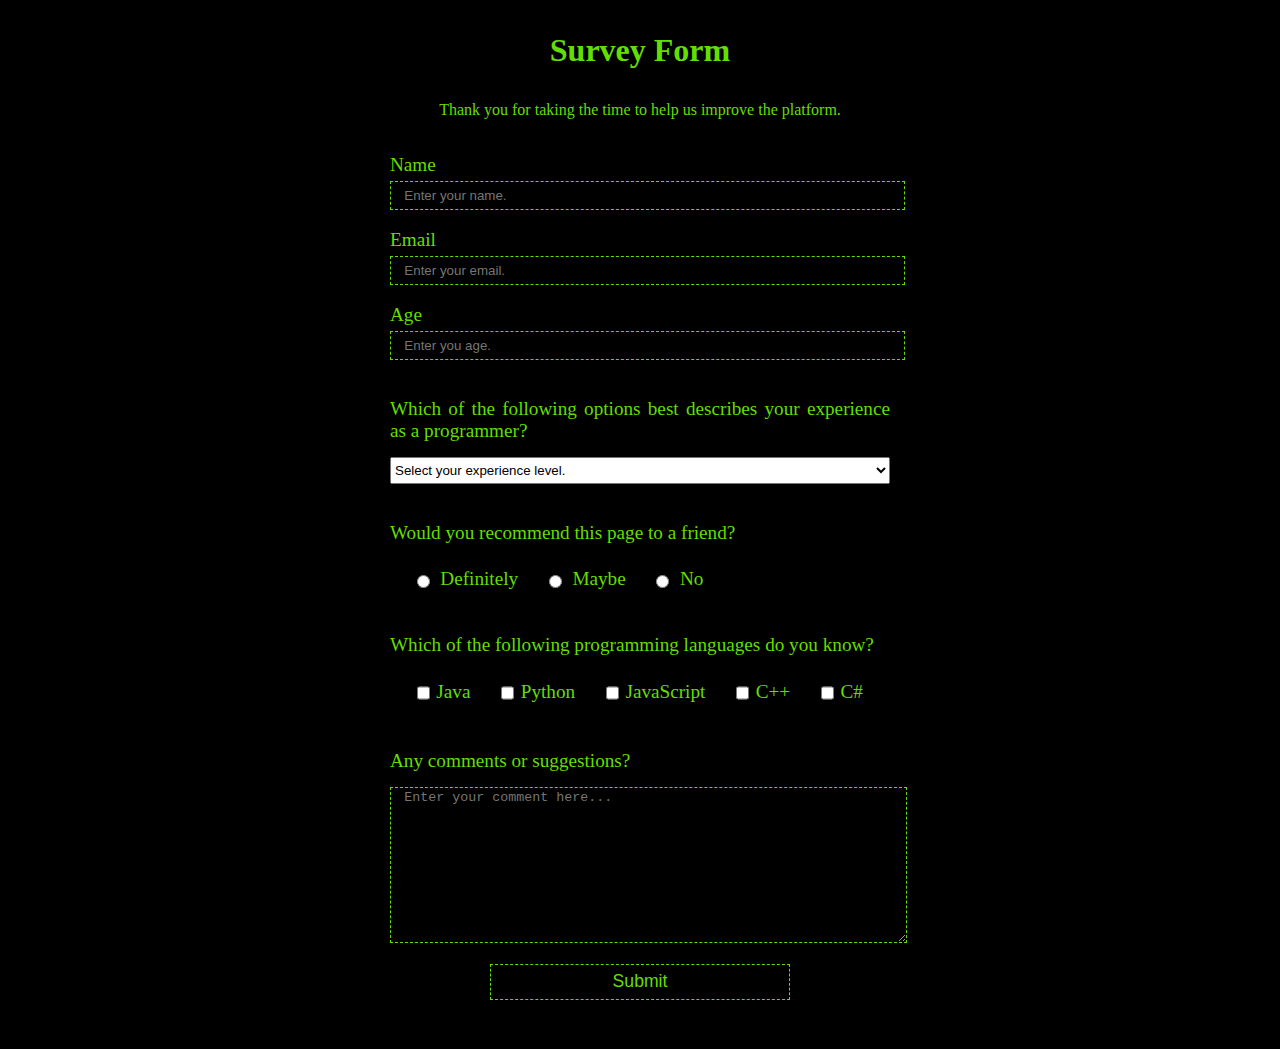
<file: Responsive Web Design/1) Survey Form/index.html>
<!DOCTYPE html>
<html lang="en">
<head>
    <meta charset="UTF-8">
    <meta http-equiv="X-UA-Compatible" content="IE=edge">
    <meta name="viewport" content="width=device-width, initial-scale=1.0">
    <title>Survey Form</title>
    <link rel="stylesheet" href="styles.css">
</head>
<body>
    <header>
        <h1 id="title">Survey Form</h1>
        <p id="description">Thank you for taking the time to help us improve the platform.</p>
    </header>

    <form id="survey-form" action="#">
        <div class="form-section">
            <label id="name-label" for="name">Name</label>
            <input id="name" name="name" type="text" placeholder="Enter your name." required>
        </div>

        <div class="form-section">
            <label id="email-label" for="email">Email</label>
            <input id="email" name="email" type="email" placeholder="Enter your email." required>
        </div>

        <div class="form-section">
            <label id="number-label" for="number">Age</label>
            <input id="number" name="age" type="number" min="13" max="120" placeholder="Enter you age." required>
        </div>

        <div class="form-section">
            <label class="section-title" id="experience-label" for="dropdown">Which of the following options best describes your experience as a programmer?</label>
            <select name="experience" id="dropdown" class="dropdownMenu" required>
                <option selected disabled>Select your experience level.</option>
                <option value="none">None</option>
                <option value="beginner">Beginner</option>
                <option value="intermediate">Intermediate</option>
                <option value="advanced">Advanced</option>
                <option value="professional">Professional</option>
            </select>
        </div>

        <div class="form-section">
            <label class="section-title">Would you recommend this page to a friend?</label> 
            <input id="definitely" type="radio" name="would-recommend" value="definitely" class="inline">
            <label for="definitely">Definitely</label>
            <input id="maybe" type="radio" name="would-recommend" value="maybe" class="inline">
            <label for="maybe">Maybe</label>
            <input id="no" type="radio" name="would-recommend" value="no" class="inline">
            <label for="no">No</label>
        </div>

        <div class="form-section">
            <label class="section-title">Which of the following programming languages do you know?</label>
            <label><input type="checkbox" value="java" class="inline">Java</label>
            <label><input type="checkbox" value="python" class="inline">Python</label>
            <label><input type="checkbox" value="javascript" class="inline">JavaScript</label>
            <label><input type="checkbox" value="c++" class="inline">C++</label>
            <label><input type="checkbox" value="c#" class="inline">C#</label>
        </div>

        <div class="form-section">
            <label class="section-title">Any comments or suggestions?</label>
            <textarea name="comments" id="comments" cols="75" rows="10" placeholder="Enter your comment here..."></textarea>
        </div>

        <div class="form-section">
            <button type="submit" id="submit">Submit</button>
        </div>

    </form>
    
</body>
</html>
</file>
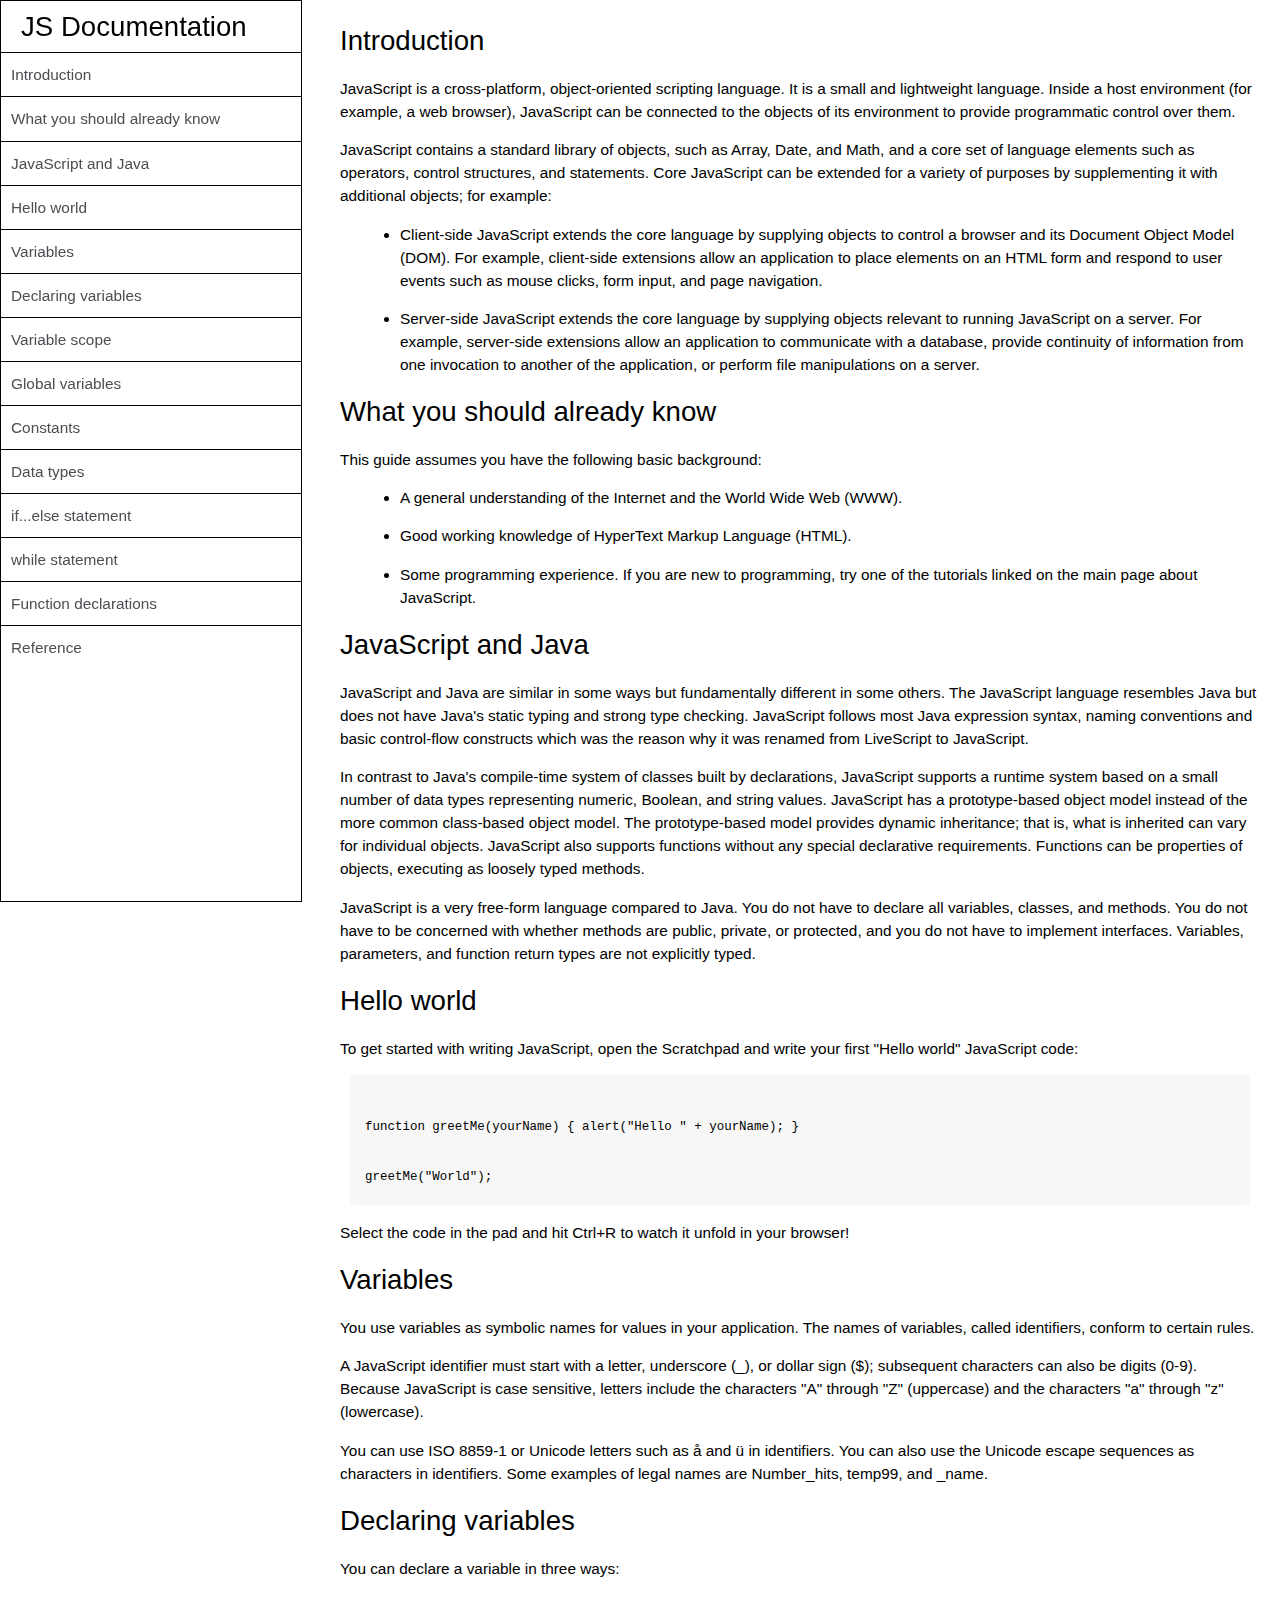
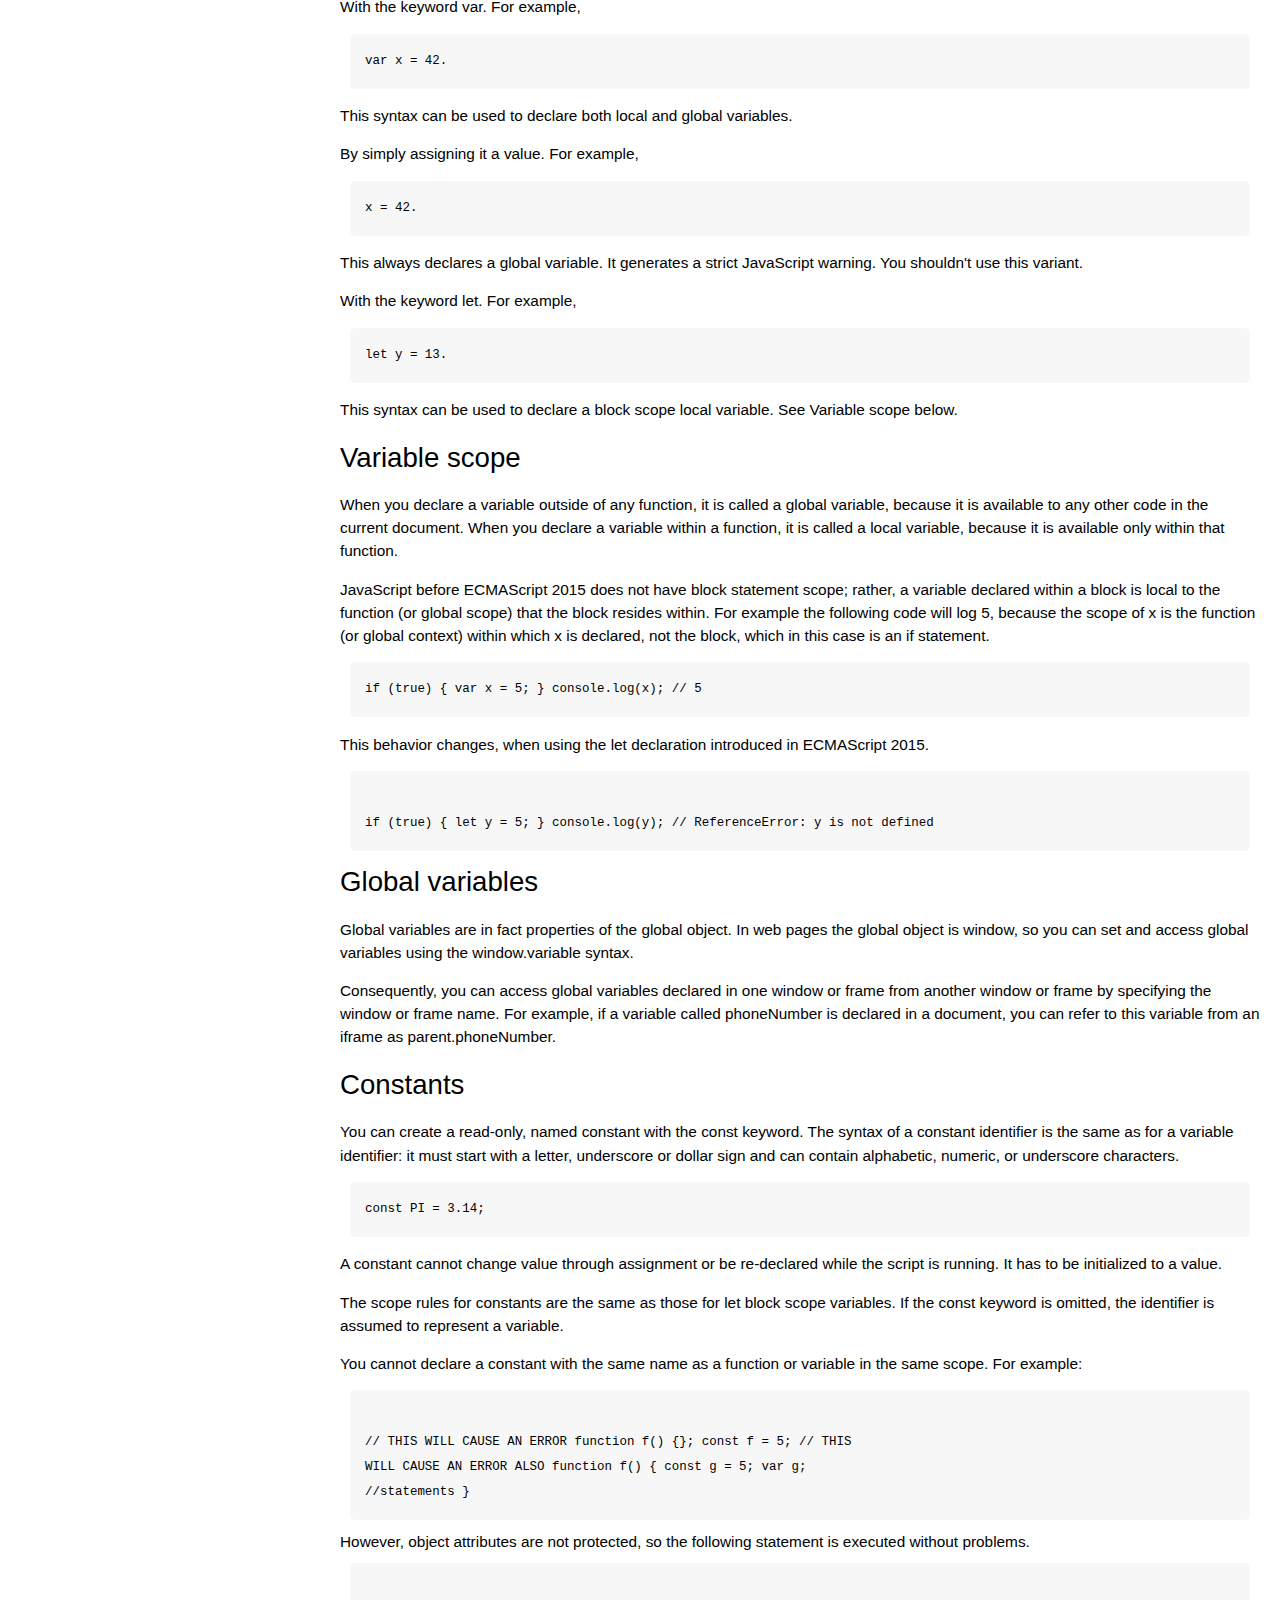
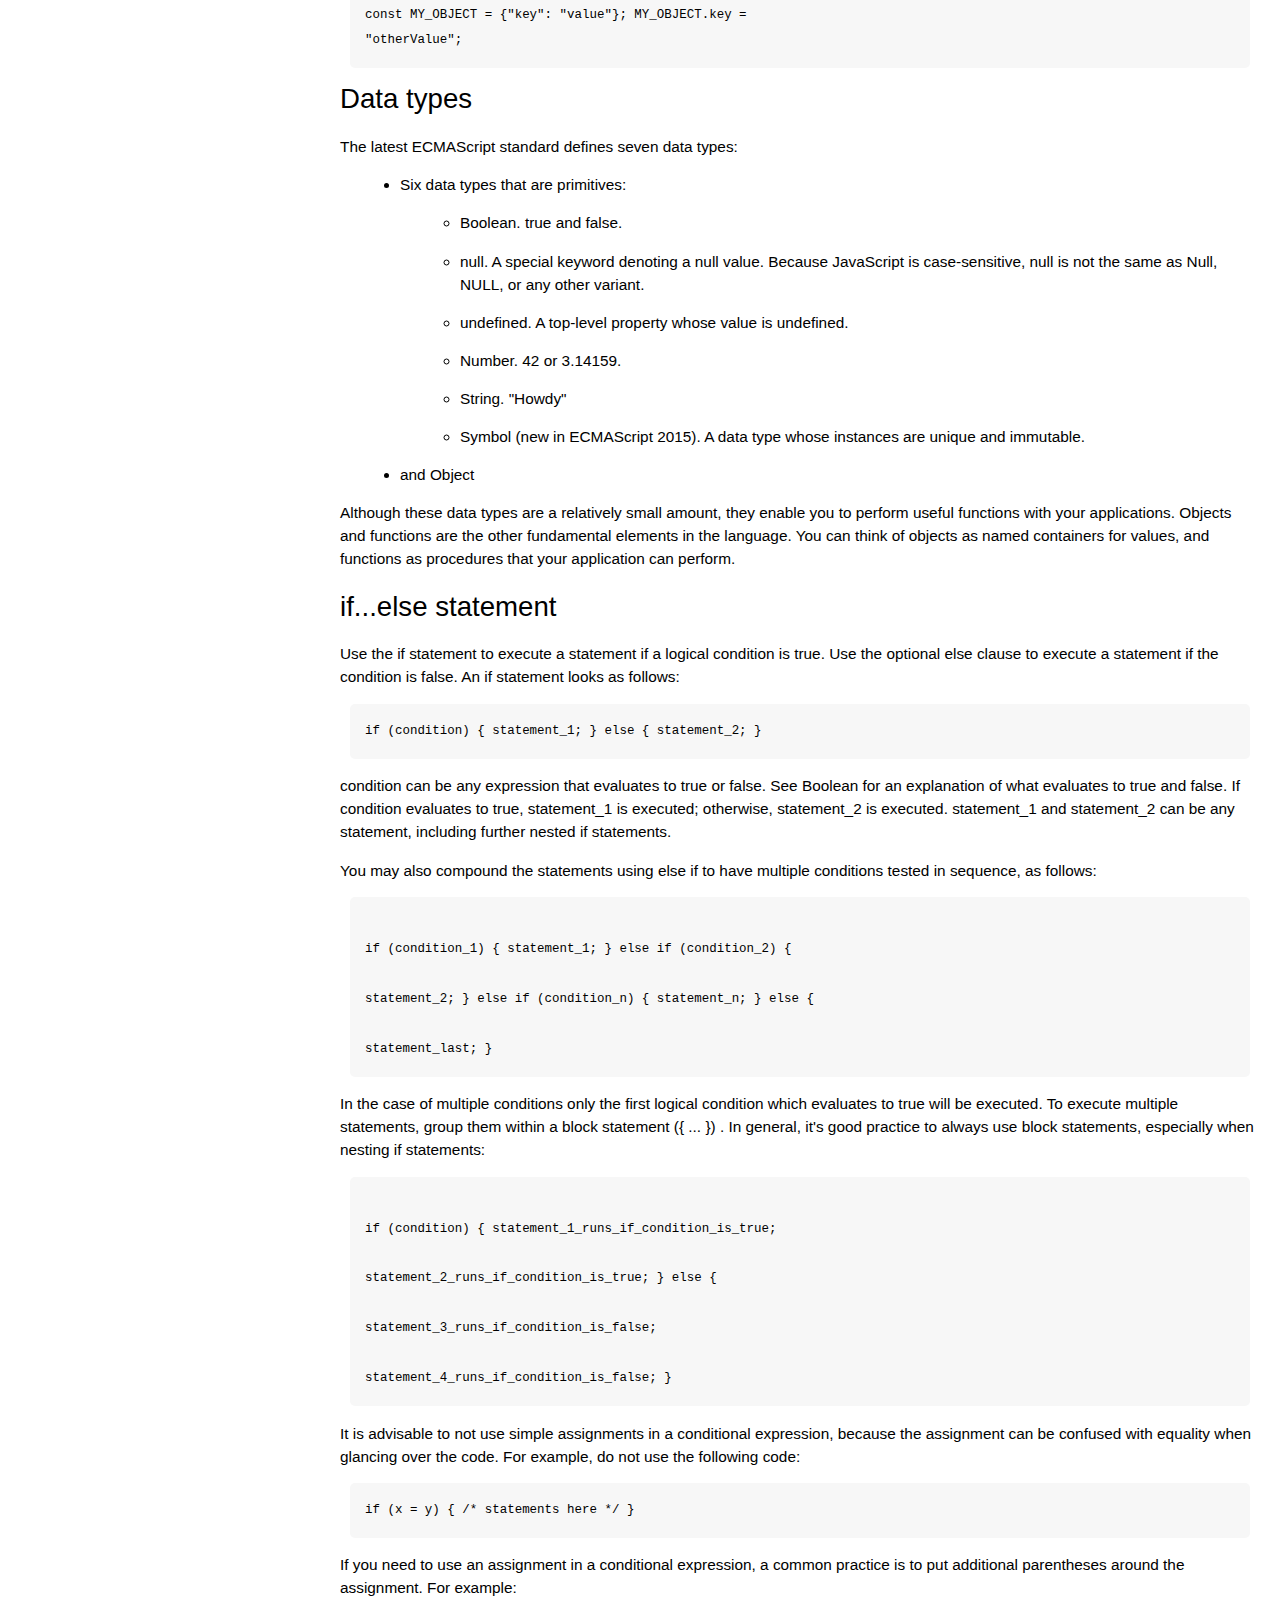
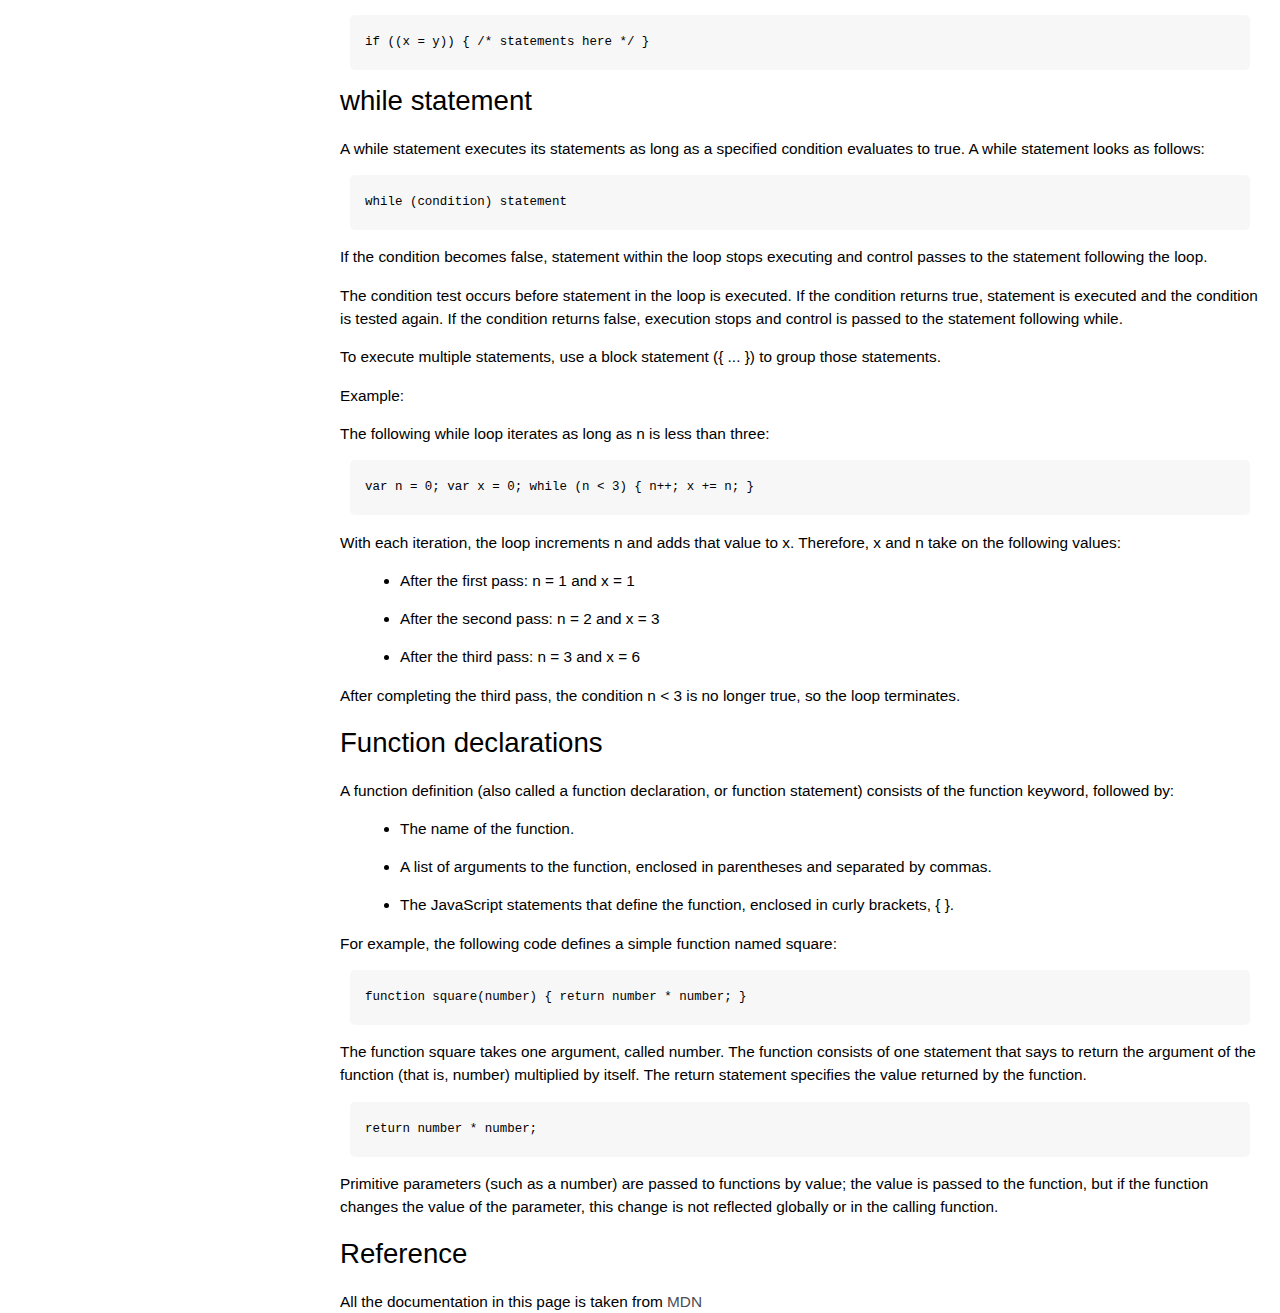
<file: Responsive Web Design/3) Technical Documentation Page/index.html>
<html lang="en">
<head>
    <meta charset="UTF-8">
    <meta name="viewport" content="width=device-width, initial-scale=1.0">
    <link rel="stylesheet" href="styles.css">
    <title>Technical Documentation Page</title>
</head>
<body>
    <nav id="navbar">
        <header>JS Documentation</header>
        <p><a class="nav-link" href="#Introduction">Introduction</a></p>
        <p><a class="nav-link" href="#What_you_should_already_know">What you should already know</a></p>
        <p><a class="nav-link" href="#JavaScript_and_Java">JavaScript and Java</a></p>
        <p><a class="nav-link" href="#Hello_world">Hello world</a></p>
        <p><a class="nav-link" href="#Variables">Variables</a></p>
        <p><a class="nav-link" href="#Declaring_variables">Declaring variables</a></p>
        <p><a class="nav-link" href="#Variable_scope">Variable scope</a></p>
        <p><a class="nav-link" href="#Global_variables">Global variables</a></p>
        <p><a class="nav-link" href="#Constants">Constants</a></p>
        <p><a class="nav-link" href="#Data_types">Data types</a></p>
        <p><a class="nav-link" href="#if...else_statement">if...else statement</a></p>
        <p><a class="nav-link" href="#while_statement">while statement</a></p>
        <p><a class="nav-link" href="#Function_declarations">Function declarations</a></p>
        <p><a class="nav-link" href="#Reference">Reference</a></p>
    </nav>
    <main id="main-doc">
        <section id="Introduction" class="main-section">
            <header>Introduction</header>
            <p>JavaScript is a cross-platform, object-oriented scripting language. It is a small and lightweight language. Inside a host environment (for example, a web browser), JavaScript can be connected to the objects of its environment to provide programmatic control over them.</p>
            <p>JavaScript contains a standard library of objects, such as Array, Date, and Math, and a core set of language elements such as operators, control structures, and statements. Core JavaScript can be extended for a variety of purposes by supplementing it with additional objects; for example:</p>
            <ul>
                <li>Client-side JavaScript extends the core language by supplying objects to control a browser and its Document Object Model (DOM). For example, client-side extensions allow an application to place elements on an HTML form and respond to user events such as mouse clicks, form input, and page navigation.</li>
                <li>Server-side JavaScript extends the core language by supplying objects relevant to running JavaScript on a server. For example, server-side extensions allow an application to communicate with a database, provide continuity of information from one invocation to another of the application, or perform file manipulations on a server.</li>
            </ul>
        </section>
        <section id="What_you_should_already_know" class="main-section">
            <header>What you should already know</header>
            <p>This guide assumes you have the following basic background:</p>
            <ul>
                <li>A general understanding of the Internet and the World Wide Web (WWW).</li>
                <li>Good working knowledge of HyperText Markup Language (HTML).</li>
                <li>Some programming experience. If you are new to programming, try one of the tutorials linked on the main page about JavaScript.</li>
            </ul>
        </section>
        <section id="JavaScript_and_Java" class="main-section">
            <header>JavaScript and Java</header>
            <p>JavaScript and Java are similar in some ways but fundamentally different in some others. The JavaScript language resembles Java but does not have Java's static typing and strong type checking. JavaScript follows most Java expression syntax, naming conventions and basic control-flow constructs which was the reason why it was renamed from LiveScript to JavaScript.</p>
            <p>In contrast to Java's compile-time system of classes built by declarations, JavaScript supports a runtime system based on a small number of data types representing numeric, Boolean, and string values. JavaScript has a prototype-based object model instead of the more common class-based object model. The prototype-based model provides dynamic inheritance; that is, what is inherited can vary for individual objects. JavaScript also supports functions without any special declarative requirements. Functions can be properties of objects, executing as loosely typed methods.</p>
            <p>JavaScript is a very free-form language compared to Java. You do not have to declare all variables, classes, and methods. You do not have to be concerned with whether methods are public, private, or protected, and you do not have to implement interfaces. Variables, parameters, and function return types are not explicitly typed.</p>
        </section>
        <section id="Hello_world" class="main-section">
            <header>Hello world</header>
            <p>To get started with writing JavaScript, open the Scratchpad and write your first "Hello world" JavaScript code:</p>
            <code>
                function greetMe(yourName) { alert("Hello " + yourName); }<br>
                greetMe("World");
            </code>
            <p>Select the code in the pad and hit Ctrl+R to watch it unfold in your browser!</p>
        </section>
        <section id="Variables" class="main-section">
            <header>Variables</header>
            <p>You use variables as symbolic names for values in your application. The names of variables, called identifiers, conform to certain rules.</p>
            <p>A JavaScript identifier must start with a letter, underscore (_), or dollar sign ($); subsequent characters can also be digits (0-9). Because JavaScript is case sensitive, letters include the characters "A" through "Z" (uppercase) and the characters "a" through "z" (lowercase).</p>
            <p>You can use ISO 8859-1 or Unicode letters such as å and ü in identifiers. You can also use the Unicode escape sequences as characters in identifiers. Some examples of legal names are Number_hits, temp99, and _name.</p>
        </section>
        <section id="Declaring_variables" class="main-section">
            <header>Declaring variables</header>
            <p>You can declare a variable in three ways:</p>
            <p>With the keyword var. For example,</p>
            <code>var x = 42.</code>
            <p>This syntax can be used to declare both local and global variables.</p>
            <p>By simply assigning it a value. For example,</p>
            <code>x = 42.</code>
            <p>This always declares a global variable. It generates a strict JavaScript warning. You shouldn't use this variant.</p>
            <p>With the keyword let. For example,</p>
            <code>let y = 13.</code>
            <p>This syntax can be used to declare a block scope local variable. See Variable scope below.</p>
        </section>
        <section id="Variable_scope" class="main-section">
            <header>Variable scope</header>
            <p>When you declare a variable outside of any function, it is called a global variable, because it is available to any other code in the current document. When you declare a variable within a function, it is called a local variable, because it is available only within that function.</p>
            <p>JavaScript before ECMAScript 2015 does not have block statement scope; rather, a variable declared within a block is local to the function (or global scope) that the block resides within. For example the following code will log 5, because the scope of x is the function (or global context) within which x is declared, not the block, which in this case is an if statement.</p>
            <code>if (true) { var x = 5; } console.log(x); // 5</code>
            <p>This behavior changes, when using the let declaration introduced in ECMAScript 2015.</p>
            <code>
                if (true) { let y = 5; } console.log(y); // ReferenceError: y is not defined
            </code>
        </section>
        <section id="Global_variables" class="main-section">
            <header>Global variables</header>
            <p>Global variables are in fact properties of the global object. In web pages the global object is window, so you can set and access global variables using the window.variable syntax.</p>
            <p>Consequently, you can access global variables declared in one window or frame from another window or frame by specifying the window or frame name. For example, if a variable called phoneNumber is declared in a document, you can refer to this variable from an iframe as parent.phoneNumber.</p>
        </section>
        <section id="Constants" class="main-section">
            <header>Constants</header>
            <p>
            You can create a read-only, named constant with the const keyword.
            The syntax of a constant identifier is the same as for a variable
            identifier: it must start with a letter, underscore or dollar sign
            and can contain alphabetic, numeric, or underscore characters.
            </p>
            <code>const PI = 3.14;</code>
            <p>
                A constant cannot change value through assignment or be re-declared
                while the script is running. It has to be initialized to a value.
            </p>

            <p>
                The scope rules for constants are the same as those for let block
                scope variables. If the const keyword is omitted, the identifier is
                assumed to represent a variable.
            </p>

            <p>
                You cannot declare a constant with the same name as a function or
                variable in the same scope. For example:
            </p>

            <code>
                // THIS WILL CAUSE AN ERROR function f() {}; const f = 5; // THIS
                WILL CAUSE AN ERROR ALSO function f() { const g = 5; var g;
                //statements }
            </code>
            However, object attributes are not protected, so the following
            statement is executed without problems.
            <code>
                const MY_OBJECT = {"key": "value"}; MY_OBJECT.key =
                "otherValue";
            </code>
        </section>
        <section id="Data_types" class="main-section">
            <header>Data types</header>
            <p>The latest ECMAScript standard defines seven data types:</p>
            <ul>
                <li>Six data types that are primitives:
                    <ul>
                        <li>Boolean. true and false.</li>
                        <li>null. A special keyword denoting a null value. Because JavaScript is case-sensitive, null is not the same as Null, NULL, or any other variant.</li>
                        <li>undefined. A top-level property whose value is undefined.</li>
                        <li>Number. 42 or 3.14159.</li>
                        <li>String. "Howdy"</li>
                        <li>Symbol (new in ECMAScript 2015). A data type whose instances are unique and immutable.</li>
                    </ul>
                </li>
                <li>and Object</li>
            </ul>
            <p>Although these data types are a relatively small amount, they enable you to perform useful functions with your applications. Objects and functions are the other fundamental elements in the language. You can think of objects as named containers for values, and functions as procedures that your application can perform.</p>
        </section>
        <section id="if...else_statement" class="main-section">
            <header>if...else statement</header>
            <p>Use the if statement to execute a statement if a logical condition is true. Use the optional else clause to execute a statement if the condition is false. An if statement looks as follows:</p>
            <code>if (condition) { statement_1; } else { statement_2; }</code>
            <p>condition can be any expression that evaluates to true or false. See Boolean for an explanation of what evaluates to true and false. If condition evaluates to true, statement_1 is executed; otherwise, statement_2 is executed. statement_1 and statement_2 can be any statement, including further nested if statements.</p>
            <p>You may also compound the statements using else if to have multiple conditions tested in sequence, as follows:</p>
            <code>
                if (condition_1) { statement_1; } else if (condition_2) {<br>
                statement_2; } else if (condition_n) { statement_n; } else {<br>
                statement_last; }
            </code>
            <p>In the case of multiple conditions only the first logical condition which evaluates to true will be executed. To execute multiple statements, group them within a block statement ({ ... }) . In general, it's good practice to always use block statements, especially when nesting if statements:</p>
            <code>
                if (condition) { statement_1_runs_if_condition_is_true;<br>
                statement_2_runs_if_condition_is_true; } else {<br>
                statement_3_runs_if_condition_is_false;<br>
                statement_4_runs_if_condition_is_false; }
            </code>
            <p>It is advisable to not use simple assignments in a conditional expression, because the assignment can be confused with equality when glancing over the code. For example, do not use the following code:</p>
            <code>if (x = y) { /* statements here */ }</code>
            <p>If you need to use an assignment in a conditional expression, a common practice is to put additional parentheses around the assignment. For example:</p>
            <code>if ((x = y)) { /* statements here */ }</code>
            
        </section>
        <section id="while_statement" class="main-section">
            <header>while statement</header>
            <p>A while statement executes its statements as long as a specified condition evaluates to true. A while statement looks as follows:</p>
            <code>while (condition) statement</code>
            <p>If the condition becomes false, statement within the loop stops executing and control passes to the statement following the loop.</p>
            <p>The condition test occurs before statement in the loop is executed. If the condition returns true, statement is executed and the condition is tested again. If the condition returns false, execution stops and control is passed to the statement following while.</p>
            <p>To execute multiple statements, use a block statement ({ ... }) to group those statements.</p>
            <p>Example:</p>
            <p>The following while loop iterates as long as n is less than three:</p>
            <code>var n = 0; var x = 0; while (n < 3) { n++; x += n; }</code>
            <p>With each iteration, the loop increments n and adds that value to x. Therefore, x and n take on the following values:</p>
            <ul>
                <li>After the first pass: n = 1 and x = 1</li>
                <li>After the second pass: n = 2 and x = 3</li>
                <li>After the third pass: n = 3 and x = 6</li>
            </ul>
            <p>After completing the third pass, the condition n < 3 is no longer true, so the loop terminates.</p>
        </section>
        <section id="Function_declarations" class="main-section">
            <header>Function declarations</header>
            <p>A function definition (also called a function declaration, or function statement) consists of the function keyword, followed by:</p>
            <ul>
                <li>The name of the function.</li>
                <li>A list of arguments to the function, enclosed in parentheses and separated by commas.</li>
                <li>The JavaScript statements that define the function, enclosed in curly brackets, { }.</li>
            </ul>
            <p>For example, the following code defines a simple function named square:</p>
            <code>function square(number) { return number * number; }</code>
            <p>The function square takes one argument, called number. The function consists of one statement that says to return the argument of the function (that is, number) multiplied by itself. The return statement specifies the value returned by the function.</p>
            <code>return number * number;</code>
            <p>Primitive parameters (such as a number) are passed to functions by value; the value is passed to the function, but if the function changes the value of the parameter, this change is not reflected globally or in the calling function.</p>
        </section>
        <section id="Reference" class="main-section">
            <header>Reference</header>
            <p>All the documentation in this page is taken from <a href="https://developer.mozilla.org/en-US/docs/Web/JavaScript/Guide">MDN</a></p>
        </section>
    </main>
    
</body>
</html>
</file>
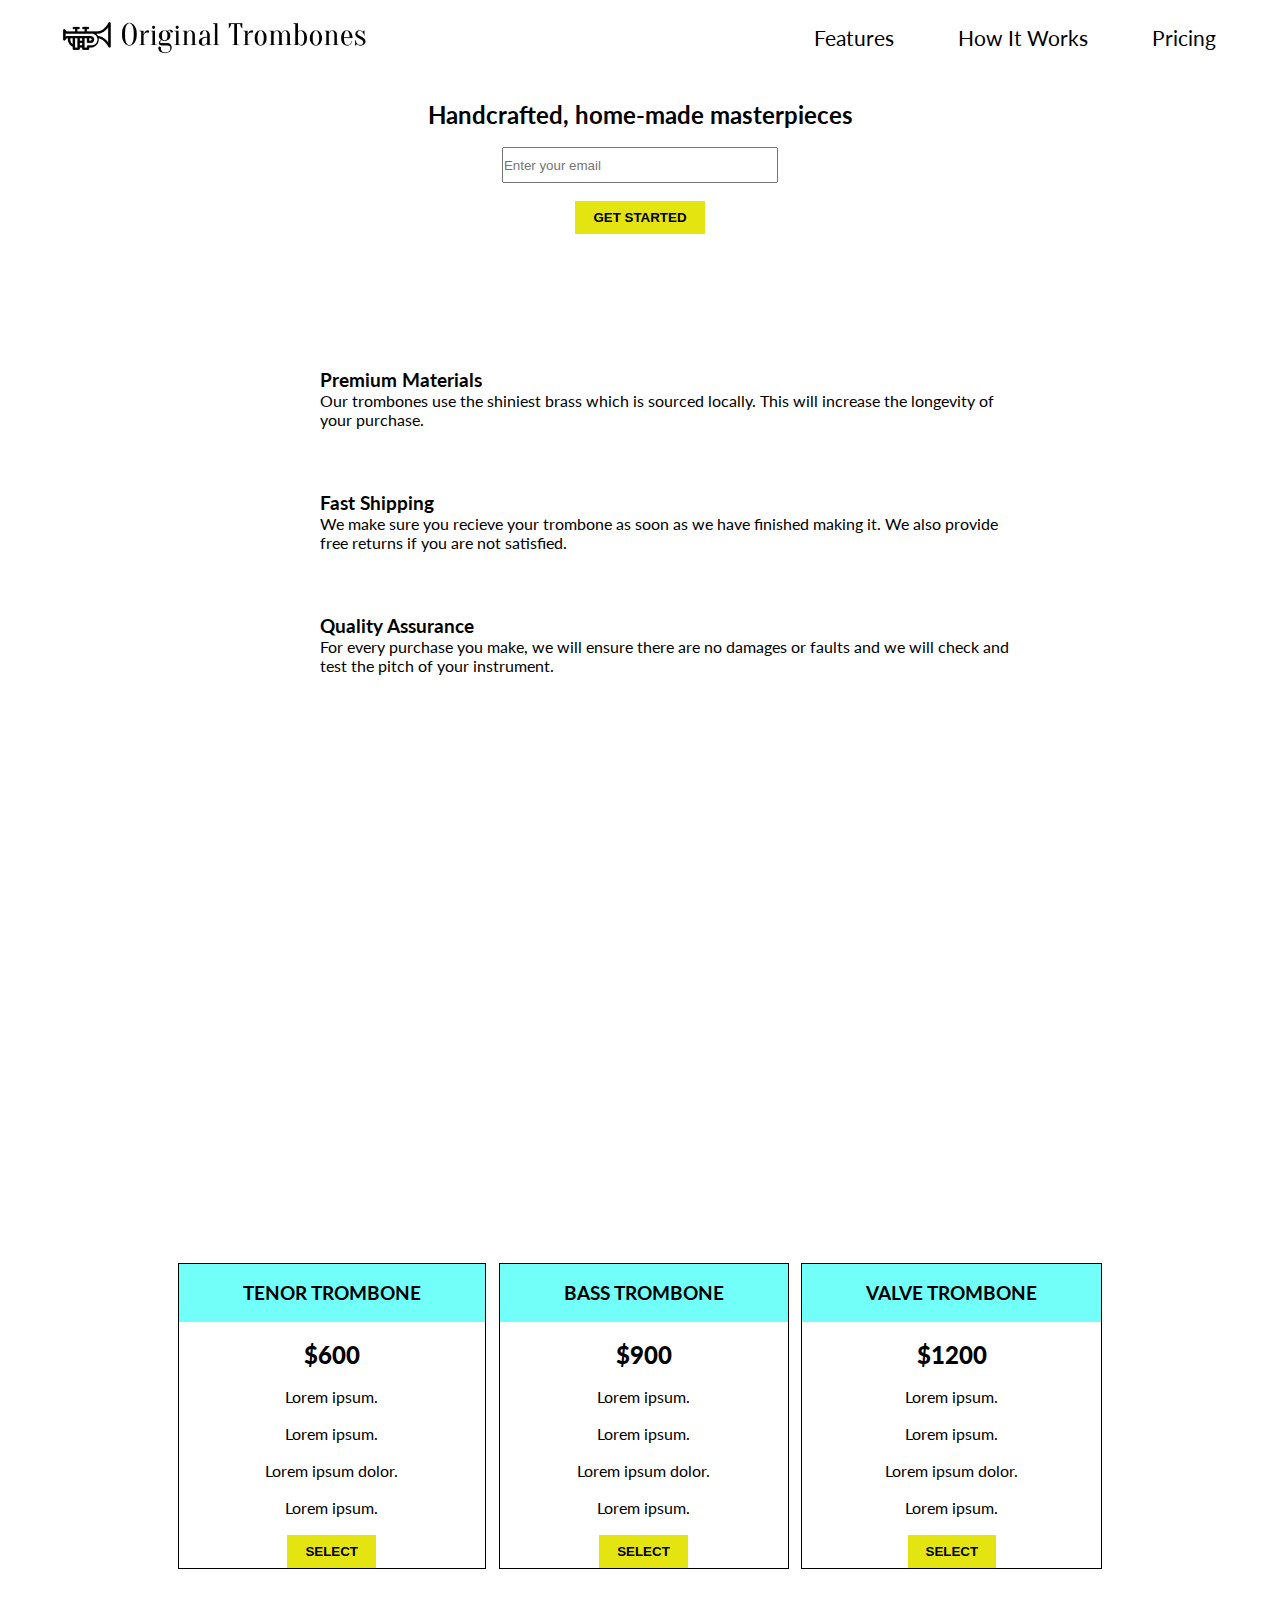
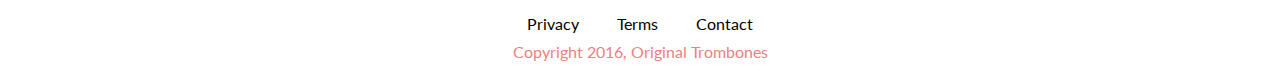
<file: Responsive Web Design/4) Product Landing Page/index.html>
<!DOCTYPE html>
<html lang="en">
<head>
    <meta charset="UTF-8">
    <meta name="viewport" content="width=device-width, initial-scale=1.0">
    <link rel="stylesheet" href="styles.css">
    <link rel="stylesheet" href="https://use.fontawesome.com/releases/v5.8.1/css/all.css" integrity="sha384-50oBUHEmvpQ+1lW4y57PTFmhCaXp0ML5d60M1M7uH2+nqUivzIebhndOJK28anvf" crossorigin="anonymous" />
    <title>Product Landing Page</title>
</head>
<body>
    <header id="header">
        <img id="header-image" src="images/logo.png">
        <nav id="nav-bar">
            <a href="#features" class="nav-link">Features</a>
            <a href="#how-it-works" class="nav-link">How It Works</a>
            <a href="#pricing" class="nav-link">Pricing</a>
        </nav>
    </header>
    <main>
        <form action="https://www.freecodecamp.com/email-submit" id="form">
            <h2 id="form-title">Handcrafted, home-made masterpieces</h2>
            <input type="email" placeholder="Enter your email" name="email" id="email-field" required>
            <input type="submit" id="submit" value="GET STARTED">
        </form>

        <section id="features">
            <div class="feature-container">
                <div class="icon"><i class="fa fa-3x fa-fire"></i></div>
                <div class="feature-text">
                    <h3>Premium Materials</h3>
                    <p>Our trombones use the shiniest brass which is sourced locally. This will increase the longevity of your purchase.</p>
                </div>
            </div>
            <div class="feature-container">
                <div class="icon"><i class="fa fa-3x fa-truck"></i></div>
                <div class="feature-text">
                    <h3>Fast Shipping</h3>
                    <p>We make sure you recieve your trombone as soon as we have finished making it. We also provide free returns if you are not satisfied.</p>
                </div>

            </div>
            <div class="feature-container">
                <div class="icon"><i class="fa fa-3x fa-battery-full" aria-hidden="true"></i></div>
                <div class="feature-text"><h3>Quality Assurance</h3>
                    <p>For every purchase you make, we will ensure there are no damages or faults and we will check and test the pitch of your instrument.</p>
                </div>
            </div>
        </section>

        <section id="how-it-works">
            <iframe id="video" width="560" height="315" src="https://www.youtube.com/embed/y8Yv4pnO7qc" title="YouTube video player" frameborder="0" allow="accelerometer; autoplay; clipboard-write; encrypted-media; gyroscope; picture-in-picture; web-share" allowfullscreen></iframe>
        </section>
        <section id="pricing">
            <div class="pricing-box">
                <h3>TENOR TROMBONE</h3>
                <p>$600</p>
                <p>Lorem ipsum.</p>
                <p>Lorem ipsum.</p>
                <p>Lorem ipsum dolor.</p>
                <p>Lorem ipsum.</p>
                <button type="button">SELECT</button>
            </div>
            <div class="pricing-box">
                <h3>BASS TROMBONE</h3>
                <p>$900</p>
                <p>Lorem ipsum.</p>
                <p>Lorem ipsum.</p>
                <p>Lorem ipsum dolor.</p>
                <p>Lorem ipsum.</p>
                <button type="button">SELECT</button>
            </div>
            <div class="pricing-box">
                <h3>VALVE TROMBONE</h3>
                <p>$1200</p>
                <p>Lorem ipsum.</p>
                <p>Lorem ipsum.</p>
                <p>Lorem ipsum dolor.</p>
                <p>Lorem ipsum.</p>
                <button type="button">SELECT</button>
            </div>
        </section>

        

    </main>

    <footer id="footer">
        <div id="footer-links">
            <a href="#">Privacy</a>
            <a href="#">Terms</a>
            <a href="#">Contact</a>
        </div>
        <p id="copyright-text">Copyright 2016, Original Trombones</p>
    </footer>
    
</body>
</html>
</file>
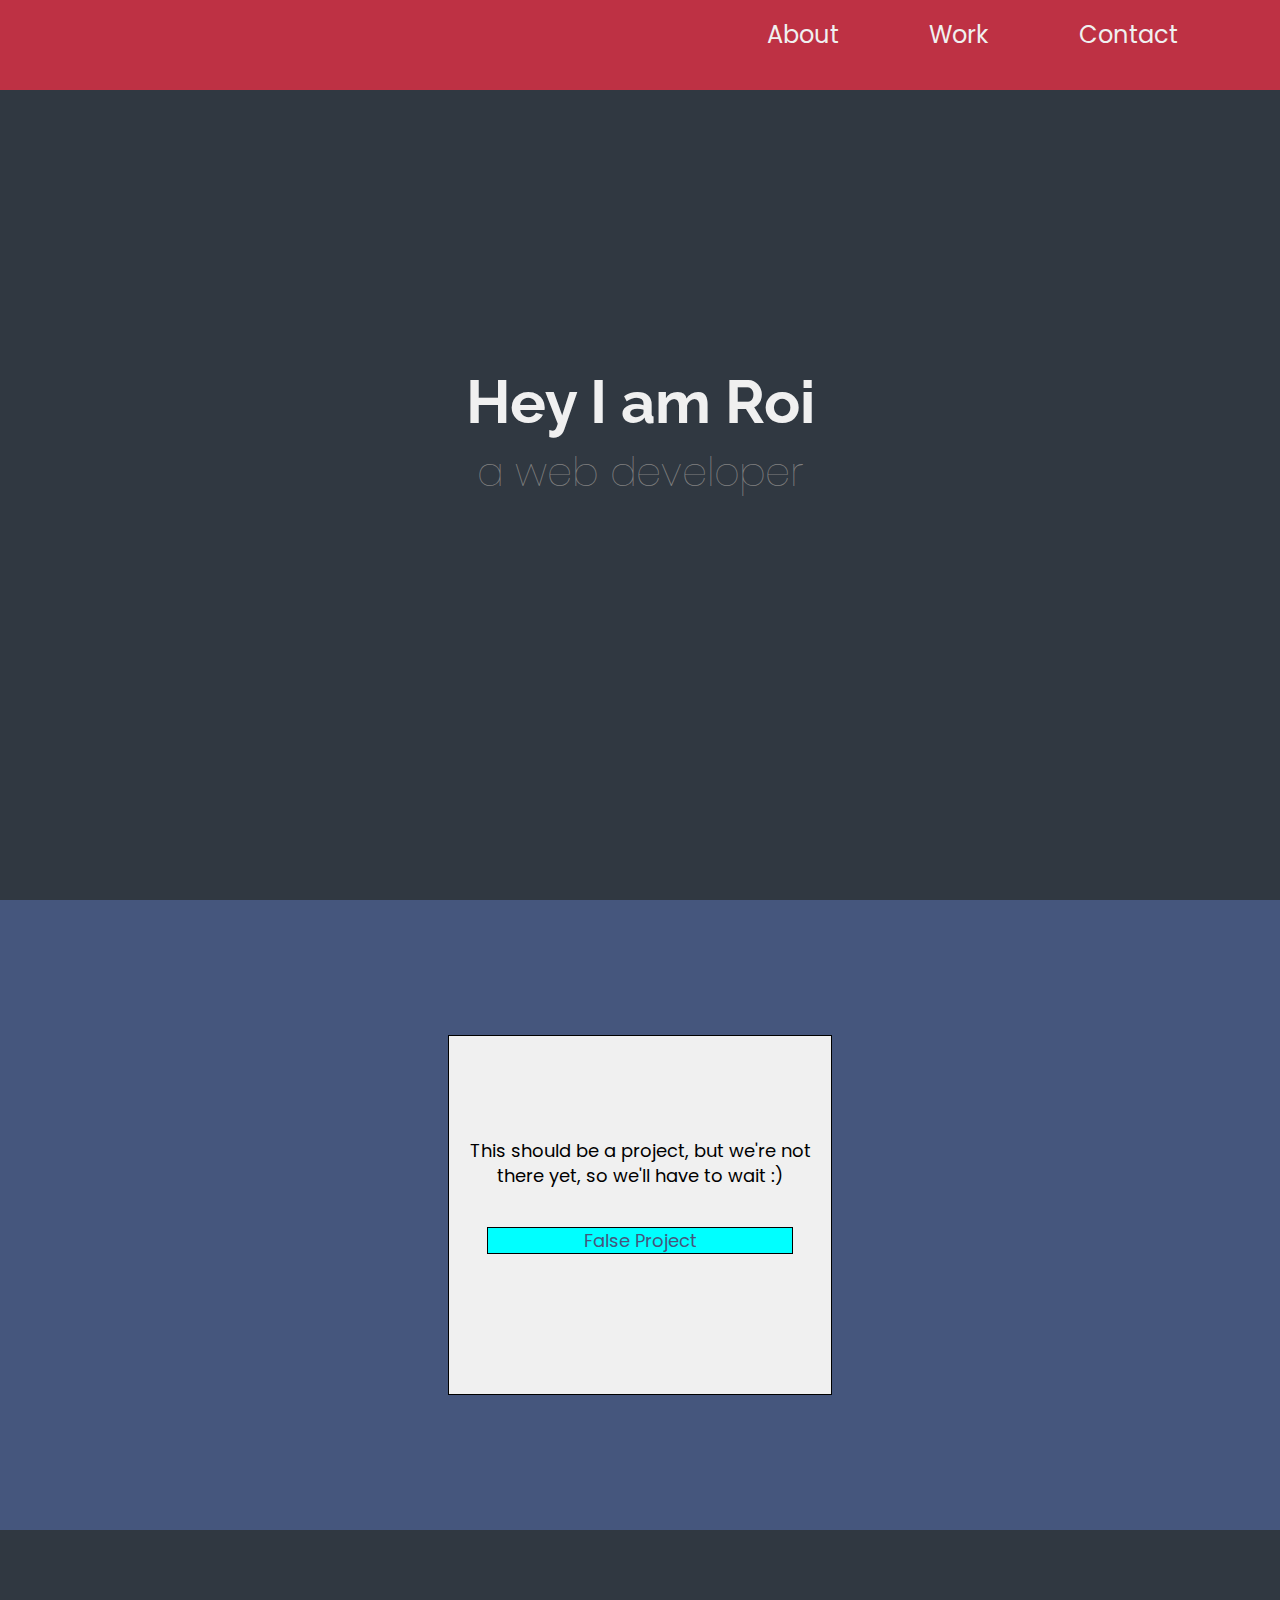
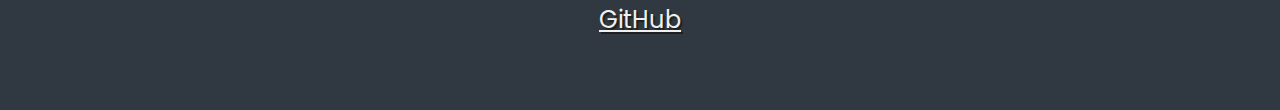
<file: Responsive Web Design/5) Personal Portfolio Webpage/index.html>
<!DOCTYPE html>
<html lang="en">
<head>
    <meta charset="UTF-8">
    <meta name="viewport" content="width=device-width, initial-scale=1.0">
    <link rel="stylesheet" href="styes.css">
    <link
      href="https://fonts.googleapis.com/css?family=Poppins:200i,300,400&display=swap"
      rel="stylesheet"
    />
    <link
      href="https://fonts.googleapis.com/css?family=Raleway:700&display=swap"
      rel="stylesheet"
    />
    <link
      rel="stylesheet"
      href="https://use.fontawesome.com/releases/v5.8.2/css/all.css"
      integrity="sha384-oS3vJWv+0UjzBfQzYUhtDYW+Pj2yciDJxpsK1OYPAYjqT085Qq/1cq5FLXAZQ7Ay"
      crossorigin="anonymous"
    />
    <title>Personal Portfolio Webpage</title>

</head>
<body>
    <header>
        <nav id="navbar">
            <ul>
                <li><a href="#">About</a></li>
                <li><a href="#projects">Work</a></li>
                <li><a href="#contact">Contact</a></li>
            </ul>
        </nav>
    </header>
    <main>
        <section id="welcome-section">
            <h1>Hey I am Roi</h1>
            <h3>a web developer</h3>
        </section>
        <section id="projects">
            <div id="project-tile">
                <p id="project-placeholder">This should be a project, but we're not there yet, so we'll have to wait :)</p>
                <a href="false-url.es" id="project-link">False Project</a>
            </div>
        </section>

        <section id="contact">
        <a
          id="profile-link"
          href="https://github.com/roi-castro-jurjo"
          target="_blank"
          class="contact-details"
          ><i class="fab fa-github"></i> GitHub</a
        >
            
        </section>

    </main>
    
</body>
</html>
</file>
<file: Responsive Web Design/1) Survey Form/styles.css>
body {
    width: 100%;
    height: 100%;
    margin: 0;
    background-color: #000;
    color: #63de00;
}

h1, p {
  margin: 1em auto;
  text-align: center;
}

form {
  width: 60vw;
  max-width: 500px;
  min-width: 300px;
  margin: 0 auto;
  padding-bottom: 2em;
}

input,
textarea,
select {
  margin: 10px 0 0 0;
  width: 100%;
  min-height: 2em;
}

button[type="submit"] {
  display: block;
  width: 60%;
  margin: 1em auto;
  height: 2em;
  font-size: 1.1rem;
  border: 1px dashed #63de00;
  background-color: #000;
  color: #63de00;
  min-width: 300px;
}

form .form-section input, form .form-section textarea {
  background-color: #000;
  border: 1px dashed #63de00;
  color: #ffffff;
  padding-left: 1em;
}

.form-section .inline {
  width: unset;
  margin: 0 0.5em 0 2em;
  vertical-align: middle;
  cursor: pointer;
}

.form-section label {
    display: inline-block;
    margin: 1em 0 5px 0;
    font-size: larger;
    text-align: justify;
}

.form-section .section-title {
    margin-top: 2em;
    width: 100%;
}

.form-section input {
    margin: 0;
    padding: 0;
}
</file>
<file: Responsive Web Design/3) Technical Documentation Page/styles.css>
html {
    box-sizing: border-box;
}

body {
    font-family: 'Open Sans', Arial, sans-serif;
    line-height: 1.5;
    display: flex;
    margin: 0;
    padding: 0;
    font-size: 0.96em;
}

#navbar {
    position: fixed;
    min-width: 300px;
    min-height: 100%;
    white-space: nowrap;
    border: solid black 1px;
}

#navbar > p, #navbar > header {
    padding: 5px 20px;
    margin: 0;
}

header {
    font-size: 1.8em;
    font-weight: thin;
}

#navbar > p {
    border-top: solid black 1px;
    padding: 10px;
}

main {
    margin: 20px  20px 20px 340px;
}

code {
  display: block;
  text-align: left;
  white-space: pre-line;
  position: relative;
  word-break: normal;
  word-wrap: normal;
  line-height: 2;
  background-color: #f7f7f7;
  padding: 15px;
  margin: 10px;
  border-radius: 5px;
}

a {
    text-decoration: none;
    color: #4d4e53;
}

li {
    margin: 15px 0px 0px 20px;
}

@media only screen and (max-width: 400px) {
  #main-doc {
    margin-left: -10px;
  }

  code {
    margin-left: -20px;
    width: 100%;
    padding: 15px;
    padding-left: 10px;
    padding-right: 45px;
    min-width: 233px;
  }
}
</file>
<file: Responsive Web Design/4) Product Landing Page/styles.css>
@import 'https://fonts.googleapis.com/css?family=Lato:400,700';

*, ::after, ::before {
    box-sizing: border-box;
    margin: 0;
    padding: 0;
}

body {
    font-family: 'Lato', sans-serif;
}

#header {
    width: 100%;
    display: flex;
    align-items: center;
    justify-content: space-between;
    background-color: white;
    position: fixed;
    height: 75px;
}

#header-image {
    height: 50%;
    width: fit-content;
    margin-left: 3%;
}

#nav-bar {
    display: flex;
    justify-content: space-evenly;

}

.nav-link {
    margin-right: 5vw;
    text-decoration: none;
    color: black;
    font-size: 1.3rem;
    transition: transform 0.2s ease;
}

.nav-link:hover {
    transform: scale(1.1);
}

main {
    padding-top: 100px;
    display: flex;
    flex-direction: column;
    align-items: center;
}

#form {
    display: flex;
    flex-direction: column;
    align-items: center;
    gap: 2vh;
}

#email-field {
    width: 65%;
    height:4vh;
}

#submit, .pricing-box button {
    background-color: rgb(228, 228, 17);
    border: none;
    font-weight:900;
    padding: 1vh 2vh;
}

#features {
    margin: 15vh 20vw;

    display: flex;
    flex-direction: column;
    gap: 7vh;
}

.feature-container {
    display: flex;
    align-items: center;
    justify-content: space-between;

}

.icon {
    margin-right: 5vw;
    color: rgba(230, 172, 14, 0.93);
}

#pricing {
    display: flex;
    align-items: center;

    margin-top: 15vh;

    gap: 1vw;
}

.pricing-box {
    border: 1px solid black;
    display: flex;
    flex-direction: column;
    align-items: center;
    gap: 2vh;
}

.pricing-box h3 {
    padding: 2vh 5vw;
    background-color: rgb(114, 255, 250);
}

.pricing-box p:first-of-type{
    font-weight: 900;
    font-size: x-large;
}

#footer {
    display: flex;
    flex-direction: column;
    align-items: center;
    margin-top: 5vh;
    width: 100%;
}

#footer-links {
    display: flex;
    justify-content: center;
    gap: 3vw;
}

#footer-links a {
    text-decoration: none;
    color: black;
}

#copyright-text {
    display: flex;
    justify-content: center;
    color: lightcoral;
    margin-top: 1vh;
    margin-bottom: 2vh;
}


@media (max-width: 800px) {
  #pricing {
    flex-direction: column;
  }
  .product {
    max-width: 300px;
    width: 100%;
    margin: 0 auto;
    margin-bottom: 10px;
  }
}
</file>
<file: Responsive Web Design/5) Personal Portfolio Webpage/styes.css>
:root {
  --main-white: #f0f0f0;
  --main-red: #be3144;
  --main-blue: #45567d;
  --main-gray: #303841;
}



* {
  margin: 0;
  padding: 0;
}

*,
*::before,
*::after {
  box-sizing: inherit;
}

html {
  box-sizing: border-box;
  font-size: 62.5%;
  scroll-behavior: smooth;
}

body {
  font-family: 'Poppins', sans-serif;
  font-size: 1.8rem; /* 18px */
  font-weight: 400;
  line-height: 1.4;
  color: var(--main-white);
}

h1,
h2 {
    padding-top: 30vh;   
    font-family: 'Raleway', sans-serif;
    font-weight: 700;
    font-size: 6rem;
    text-align: center;
}

h3 {
    font-size: 4rem;
    font-weight: 100;
    color: grey;
    text-align: center;
}


#navbar {
    height: 10vh;
    width: 100%;
    background-color: var(--main-red);
    margin: 0;
    padding: 2vh 1vw;
    position: fixed;
    padding: auto 0;
    margin-top: -10vh;

}

#navbar * {
    margin: 0;
    padding: 0;
}

#navbar ul{
    width: 100%;
    margin: 0;
    display: flex;
    justify-content: flex-end;
    align-items: center;
    list-style:none;
}

#navbar ul li a{
    text-decoration: none;
    color: var(--main-white);
    margin-right: 7vw;
    font-size: x-large;
}

#welcome-section {
    background-color: var(--main-gray);
    width: 100%;
    height: 90vh;
    margin-top: 10vh;
    
}

#projects {
    background-color: var(--main-blue);
    width: 100%;
    height: 70vh;
    display: flex;
    align-items: center;
    justify-content: center;
}

#project-tile{
    display: flex;
    flex-direction: column;
    justify-content: center;
    width: 30vw;
    height: 40vh;
    border: solid black 1px;
    background-color: var(--main-white);
    color: black;
    text-align: center;
    padding: auto;
}

#project-link {
    text-decoration: none;
    color: var(--main-blue);
    margin: 10%;
    border: solid black 1px;
    background-color: aqua;
}

#contact {
    background-color: var(--main-gray);
    width: 100%;
    height: 20vh;
    color: var(--main-white);
    display: flex;
    align-items: center;
    justify-content: center;
}

.contact-details {
  font-size: 2.4rem;
  text-shadow: 2px 2px 1px #1f1f1f;
  transition: transform 0.3s ease-out;
  color: var(--main-white);
}

@media (max-width: 75em) {
  html {
    font-size: 60%;
  }
}
</file>
